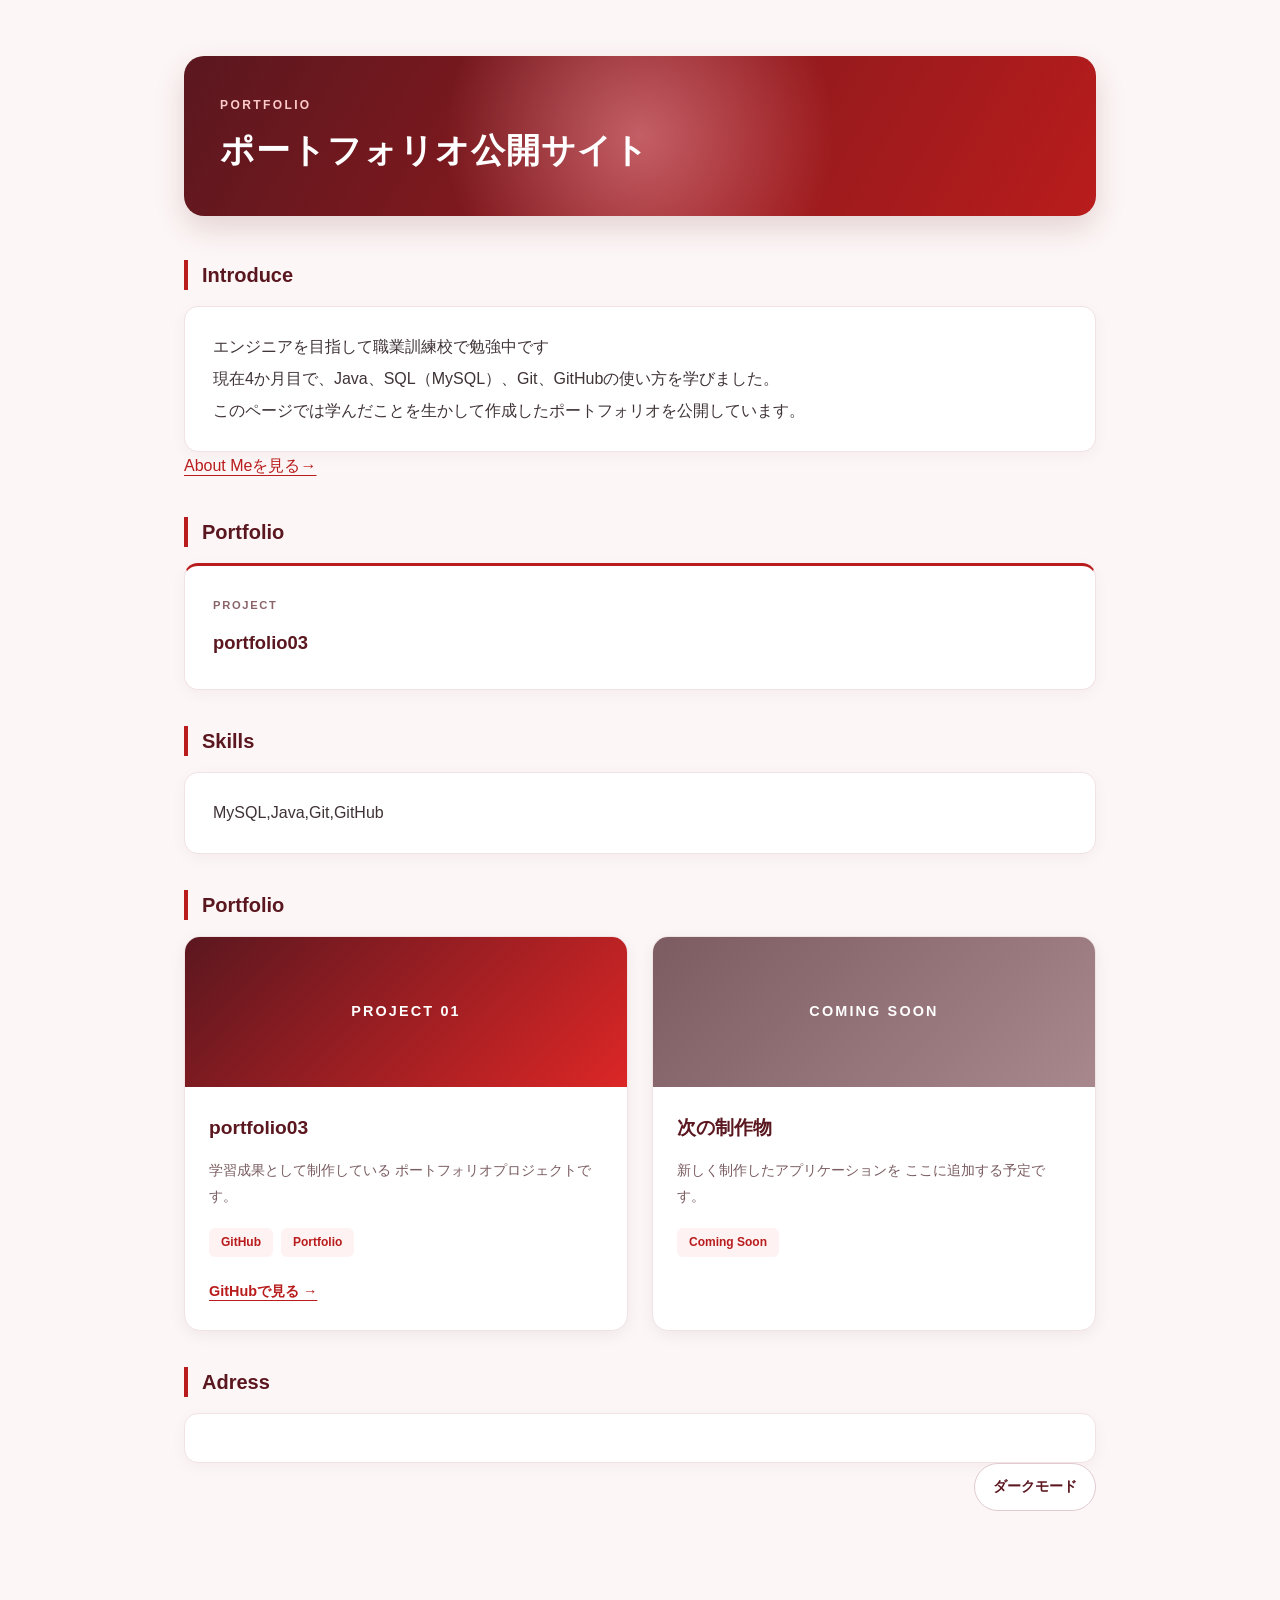
<file: index.html>
<!DOCTYPE html>
<html lang="ja">

<head>
	<meta charset="UTF-8">
	<meta name="viewport" content="width=device-width, initial-scale=1.0">
	<link rel="stylesheet" href="CSS/style.css">
	<script src="js/main.js" defer></script>
	<title>ポートフォリオ公開サイト</title>
</head>

<body>
	<h1>ポートフォリオ公開サイト</h1>
	<h2 class="reveal">Introduce</h2>
	<p>
		エンジニアを目指して職業訓練校で勉強中です<br>
		現在4か月目で、Java、SQL（MySQL）、Git、GitHubの使い方を学びました。<br>
		このページでは学んだことを生かして作成したポートフォリオを公開しています。
	</p>

	<a href="aboutme.html">About Meを見る→</a>	
	<h2 class="reveal">Portfolio</h2>
	<p class="portfolio-card">portfolio03</p>
		
	<h2 class="reveal">Skills</h2>
	<p>MySQL,Java,Git,GitHub</p>


	<h2 class="reveal">Portfolio</h2>
	<div class="portfolio-grid">
		<!-- 作品1：portfolio03 -->
		<article class="portfolio-card reveal">
			<div class="portfolio-image">
				<span>PROJECT 01</span>
			</div>
			<div class="portfolio-content">
				<h3>portfolio03</h3>
				<p class="portfolio-description">
					学習成果として制作している
					ポートフォリオプロジェクトです。
				</p>
				<div class="portfolio-tags">
					<span>GitHub</span>
					<span>Portfolio</span>
				</div>
				<a class="portfolio-link" href="https://github.com/abe-sh1/portfolio03" target="_blank"
					rel="noopener noreferrer">
					GitHubで見る →
				</a>
			</div>
		</article>

		<!-- 作品2：今後追加予定 -->
		<article class="portfolio-card reveal">
			<div class="portfolio-image portfolio-image-next">
				<span>COMING SOON</span>
			</div>
			<div class="portfolio-content">
				<h3>次の制作物</h3>
				<p class="portfolio-description">
					新しく制作したアプリケーションを
					ここに追加する予定です。
				</p>
				<div class="portfolio-tags">
					<span>Coming Soon</span>
				</div>
			</div>
		</article>
	</div>

	<h2 class="reveal">Adress</h2>
	<p></p>

	<button id="themeToggle" class="theme-toggle" type="button" aria-pressed="false">
		ダークモード
	</button>

</body>

</html>
</file>
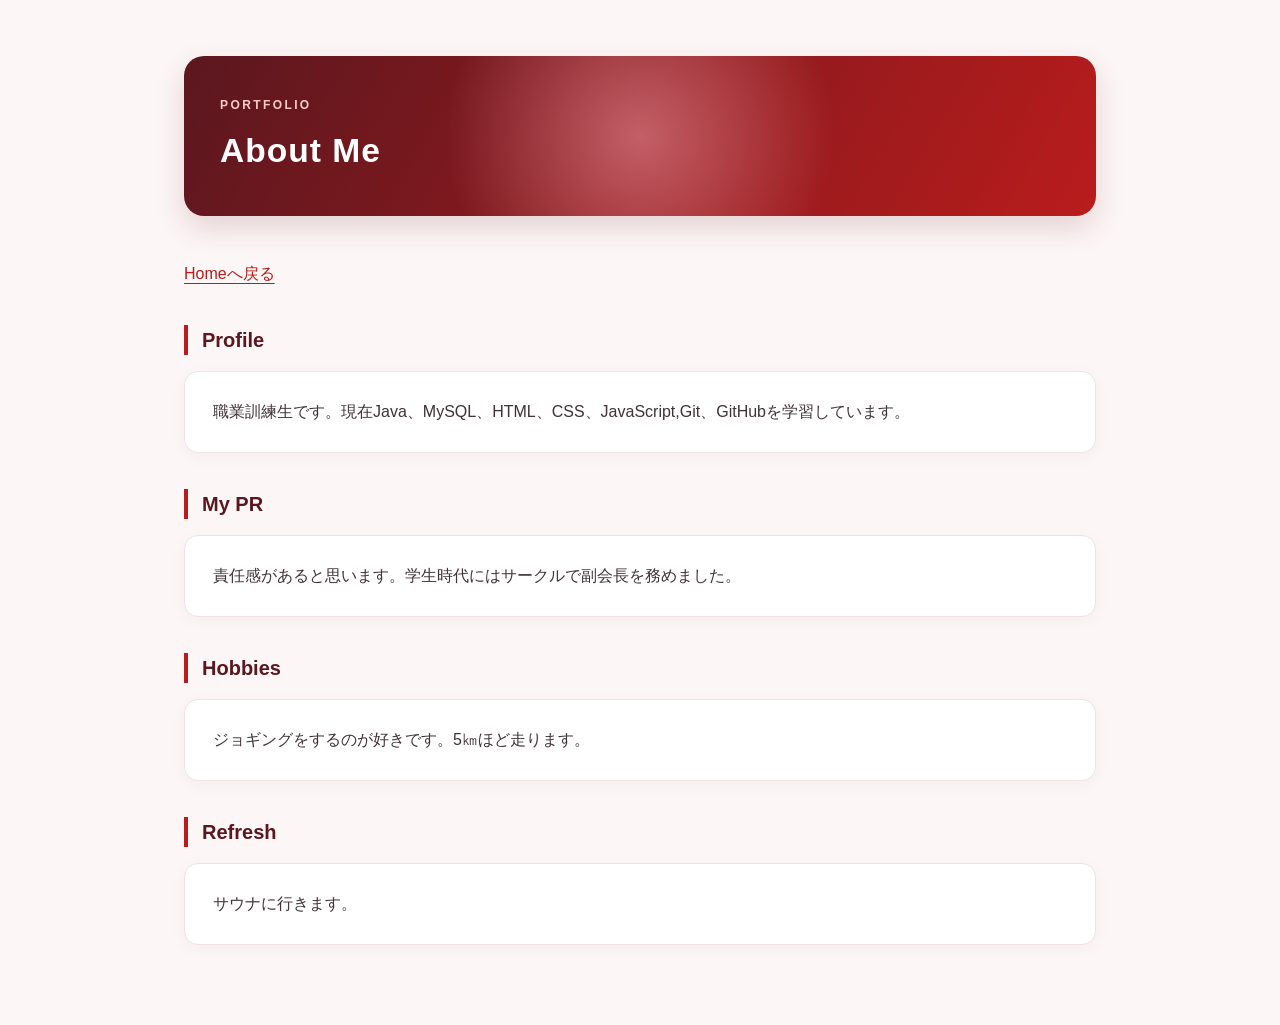
<file: Aboutme.html>
<!DOCTYPE html>
<html>

<head>
	<meta charset="UTF-8">
	<meta name="viewport" content="width=device-width, initial-scale=1.0">
	<title>About Me | ポートフォリオ公開サイト</title>
	<link rel="stylesheet" href="CSS/style.css">
</head>

<body>
	<header>
		<h1>About Me</h1>
		<nav aria-label="ページナビゲーション">
			<a href="index.html">Homeへ戻る</a>
		</nav>
	</header>
	<main>
		<section>
			<h2>Profile</h2>
			<p>職業訓練生です。現在Java、MySQL、HTML、CSS、JavaScript,Git、GitHubを学習しています。<br>
			
			</p>
		</section>
		<section>
			<h2>My PR</h2>
			<p>責任感があると思います。学生時代にはサークルで副会長を務めました。</p>
		</section>
		<section>
			<h2>Hobbies</h2>
			<p>ジョギングをするのが好きです。5㎞ほど走ります。</p>
		</section>
		<section>
			<h2>Refresh</h2>
			<p>サウナに行きます。</p>
		</section>
	</main>
</body>

</html>
</file>
<file: CSS/style.css>
/* 余白や枠線を含めて、要素のサイズを計算する */
* {
    box-sizing: border-box;
}

/* ページ全体の背景 */
html {
    min-height: 100%;
    background-color: #fdf6f6;
}

/* コンテンツを中央に配置する */
body {
    max-width: 960px;
    margin: 0 auto;
    padding: 56px 24px 80px;
    font-family: "Segoe UI", "Hiragino Kaku Gothic ProN",
        "Yu Gothic", Meiryo, sans-serif;
    color: #3f3336;
    line-height: 1.8;
    overflow-wrap: anywhere;
}

/* サイトのタイトル */
h1 {
    margin: 0 0 44px;
    padding: 40px 36px;
    border-radius: 20px;
    background: linear-gradient(120deg, #5b171f, #b91c1c);
    box-shadow: 0 12px 30px rgba(91, 23, 31, 0.16);
    color: #ffffff;
    font-size: clamp(1.5rem, 3.5vw, 2.1rem);
    line-height: 1.5;
    letter-spacing: 0.03em;
}

/* タイトルの上に添える小さなラベル */
h1::before {
    content: "PORTFOLIO";
    display: block;
    margin-bottom: 12px;
    color: #fecaca;
    font-size: 0.75rem;
    font-weight: 600;
    letter-spacing: 0.2em;
}

/* 「自己紹介」「ポートフォリオ」の見出し */
h2 {
    margin: 36px 0 16px;
    padding-left: 14px;
    border-left: 4px solid #b91c1c;
    color: #5b171f;
    font-size: 1.25rem;
    line-height: 1.5;
}

/* 本文を白いカードとして表示する */
p {
    margin: 0;
    padding: 24px 28px;
    border: 1px solid #f1e2e4;
    border-radius: 14px;
    background-color: #ffffff;
    box-shadow: 0 4px 16px rgba(42, 15, 19, 0.04);
    line-height: 2;
}

/* 作品紹介用のカード */
.portfolio-card {
    padding: 28px;
    border-top: 3px solid #b91c1c;
    color: #5b171f;
    font-size: 1.15rem;
    font-weight: 700;
}

/* 作品名の上に添える小さなラベル */
.portfolio-card::before {
    content: "PROJECT";
    display: block;
    margin-bottom: 8px;
    color: #8b6469;
    font-size: 0.7rem;
    font-weight: 600;
    letter-spacing: 0.15em;
}

/* リンクを追加した場合の見た目 */
a {
    color: #b91c1c;
    text-decoration-thickness: 1px;
    text-underline-offset: 4px;
}

a:hover {
    color: #7f1d1d;
    text-decoration-thickness: 2px;
}

a:focus-visible {
    outline: 3px solid #b91c1c;
    outline-offset: 5px;
}

/* スマートフォンなど、画面が狭い場合 */
@media (max-width: 600px) {
    body {
        padding: 28px 16px 48px;
    }

    h1 {
        margin-bottom: 32px;
        padding: 28px 20px;
        border-radius: 16px;
    }

    h2 {
        margin-top: 28px;
        font-size: 1.1rem;
    }

    p,
    .portfolio-card {
        padding: 20px;
    }
}


/* =========================================================
   JavaScript と組み合わせた演出
   ========================================================= */

/* ダークモードの切り替えボタン */
.theme-toggle {
    display: block;
    margin: 0 0 18px auto;
    padding: 10px 18px;
    border: 1px solid #e1cbd0;
    border-radius: 999px;
    background: #ffffff;
    color: #5b171f;
    font: inherit;
    font-size: 0.9rem;
    font-weight: 700;
    cursor: pointer;
    transition: background-color 0.2s, transform 0.2s;
}

.theme-toggle:hover {
    background-color: #ffe8eb;
    transform: translateY(-2px);
}

.theme-toggle:focus-visible {
    outline: 3px solid #b91c1c;
    outline-offset: 3px;
}

/* タイトル上をマウスが動くと光の位置が変わる */
h1 {
    background:
        radial-gradient(circle at var(--mouse-x, 50%) var(--mouse-y, 50%),
            rgba(253, 164, 175, 0.5), transparent 42%),
        linear-gradient(120deg, #5b171f, #b91c1c);
}

/* 画面内に入ると、ふわっと表示する */
.js-enabled .reveal {
    opacity: 0;
    transform: translateY(22px);
    transition: opacity 0.7s ease, transform 0.7s ease;
}

.js-enabled .reveal.is-visible {
    opacity: 1;
    transform: translateY(0);
}

/* 作品カードはマウスを乗せると少し浮く */
.portfolio-card {
    transition: box-shadow 0.25s ease, transform 0.25s ease,
        opacity 0.7s ease;
}

.portfolio-card.is-visible:hover {
    transform: translateY(-5px);
    box-shadow: 0 12px 32px rgba(91, 23, 31, 0.16);
}

/* ダークモード */
html.dark {
    background-color: #1a0b0e;
}

.dark body {
    color: #e2cbcf;
}

.dark h2 {
    color: #fecaca;
    border-left-color: #f87171;
}

.dark p {
    background-color: #2c1519;
    color: #f0e2e4;
    border-color: #553338;
    box-shadow: 0 5px 18px rgba(0, 0, 0, 0.25);
}

.dark .portfolio-card {
    border-top-color: #f87171;
}

.dark .portfolio-card::before {
    color: #b89499;
}

.dark .theme-toggle {
    color: #f0e2e4;
    background-color: #3b1e23;
    border-color: #69474c;
}

.dark .theme-toggle:hover {
    background-color: #553338;
}

.dark a {
    color: #fca5a5;
}

/* アニメーションを控えたい設定の人には、動かさず表示する */
@media (prefers-reduced-motion: reduce) {
    .js-enabled .reveal {
        opacity: 1;
        transform: none;
        transition: none;
    }

    .theme-toggle,
    .portfolio-card {
        transition: none;
    }

    .theme-toggle:hover,
    .portfolio-card.is-visible:hover {
        transform: none;
    }
}


/* ==========================================
   ポートフォリオ一覧
   ========================================== */

/* カードを横並びにする */
.portfolio-grid {
    display: grid;
    grid-template-columns: repeat(2, minmax(0, 1fr));
    gap: 24px;
}

/* カード全体 */
.portfolio-grid .portfolio-card {
    padding: 0;
    overflow: hidden;
    background: #ffffff;
    border: 1px solid #f1e2e4;
    border-radius: 16px;
    box-shadow: 0 4px 16px rgba(42, 15, 19, 0.06);
    color: #3f3336;
    font-size: 1rem;
    font-weight: normal;
    transition:
        transform 0.25s ease,
        box-shadow 0.25s ease,
        opacity 0.7s ease;
}

/* 既存の擬似要素によるPROJECT表示を無効化 */
.portfolio-grid .portfolio-card::before {
    content: none;
}

/* カードのホバー演出 */
.portfolio-grid .portfolio-card:hover {
    transform: translateY(-5px);
    box-shadow: 0 12px 32px rgba(91, 23, 31, 0.15);
}

/* カード上部の画像領域 */
.portfolio-image {
    display: flex;
    align-items: center;
    justify-content: center;
    height: 150px;
    background: linear-gradient(135deg, #5b171f, #dc2626);
    color: white;
    font-size: 0.9rem;
    font-weight: 700;
    letter-spacing: 0.15em;
}

/* 制作予定カード */
.portfolio-image-next {
    background: linear-gradient(135deg, #7c5c61, #a8888d);
}

/* カード本文 */
.portfolio-content {
    padding: 24px;
}

.portfolio-content h3 {
    margin: 0 0 12px;
    color: #5b171f;
    font-size: 1.2rem;
}

/* 作品の説明文 */
.portfolio-grid .portfolio-description {
    margin: 0 0 18px;
    padding: 0;
    border: none;
    border-radius: 0;
    background: transparent;
    box-shadow: none;
    color: #7a5c60;
    font-size: 0.9rem;
    font-weight: normal;
    line-height: 1.8;
}

/* 使用技術タグ */
.portfolio-tags {
    display: flex;
    flex-wrap: wrap;
    gap: 8px;
    margin-bottom: 20px;
}

.portfolio-tags span {
    padding: 4px 12px;
    border-radius: 6px;
    background: #fef2f2;
    color: #b91c1c;
    font-size: 0.75rem;
    font-weight: 600;
}

/* GitHubへのリンク */
.portfolio-link {
    display: inline-block;
    font-size: 0.9rem;
    font-weight: 700;
}

/* ==========================================
   ダークモード対応
   ========================================== */

.dark .portfolio-grid .portfolio-card {
    background: #2c1519;
    border-color: #553338;
    color: #f0e2e4;
}

.dark .portfolio-content h3 {
    color: #fecaca;
}

.dark .portfolio-grid .portfolio-description {
    background: transparent;
    color: #e2cbcf;
    box-shadow: none;
}

.dark .portfolio-tags span {
    background: #5f1e26;
    color: #fecaca;
}

/* ==========================================
   レスポンシブ対応
   ========================================== */

@media (max-width: 600px) {
    .portfolio-grid {
        grid-template-columns: 1fr;
    }

    .portfolio-image {
        height: 130px;
    }

    .portfolio-content {
        padding: 20px;
    }
}

/* アニメーション軽減設定 */
@media (prefers-reduced-motion: reduce) {
    .portfolio-grid .portfolio-card {
        transition: none;
    }

    .portfolio-grid .portfolio-card:hover {
        transform: none;
    }
}
</file>
